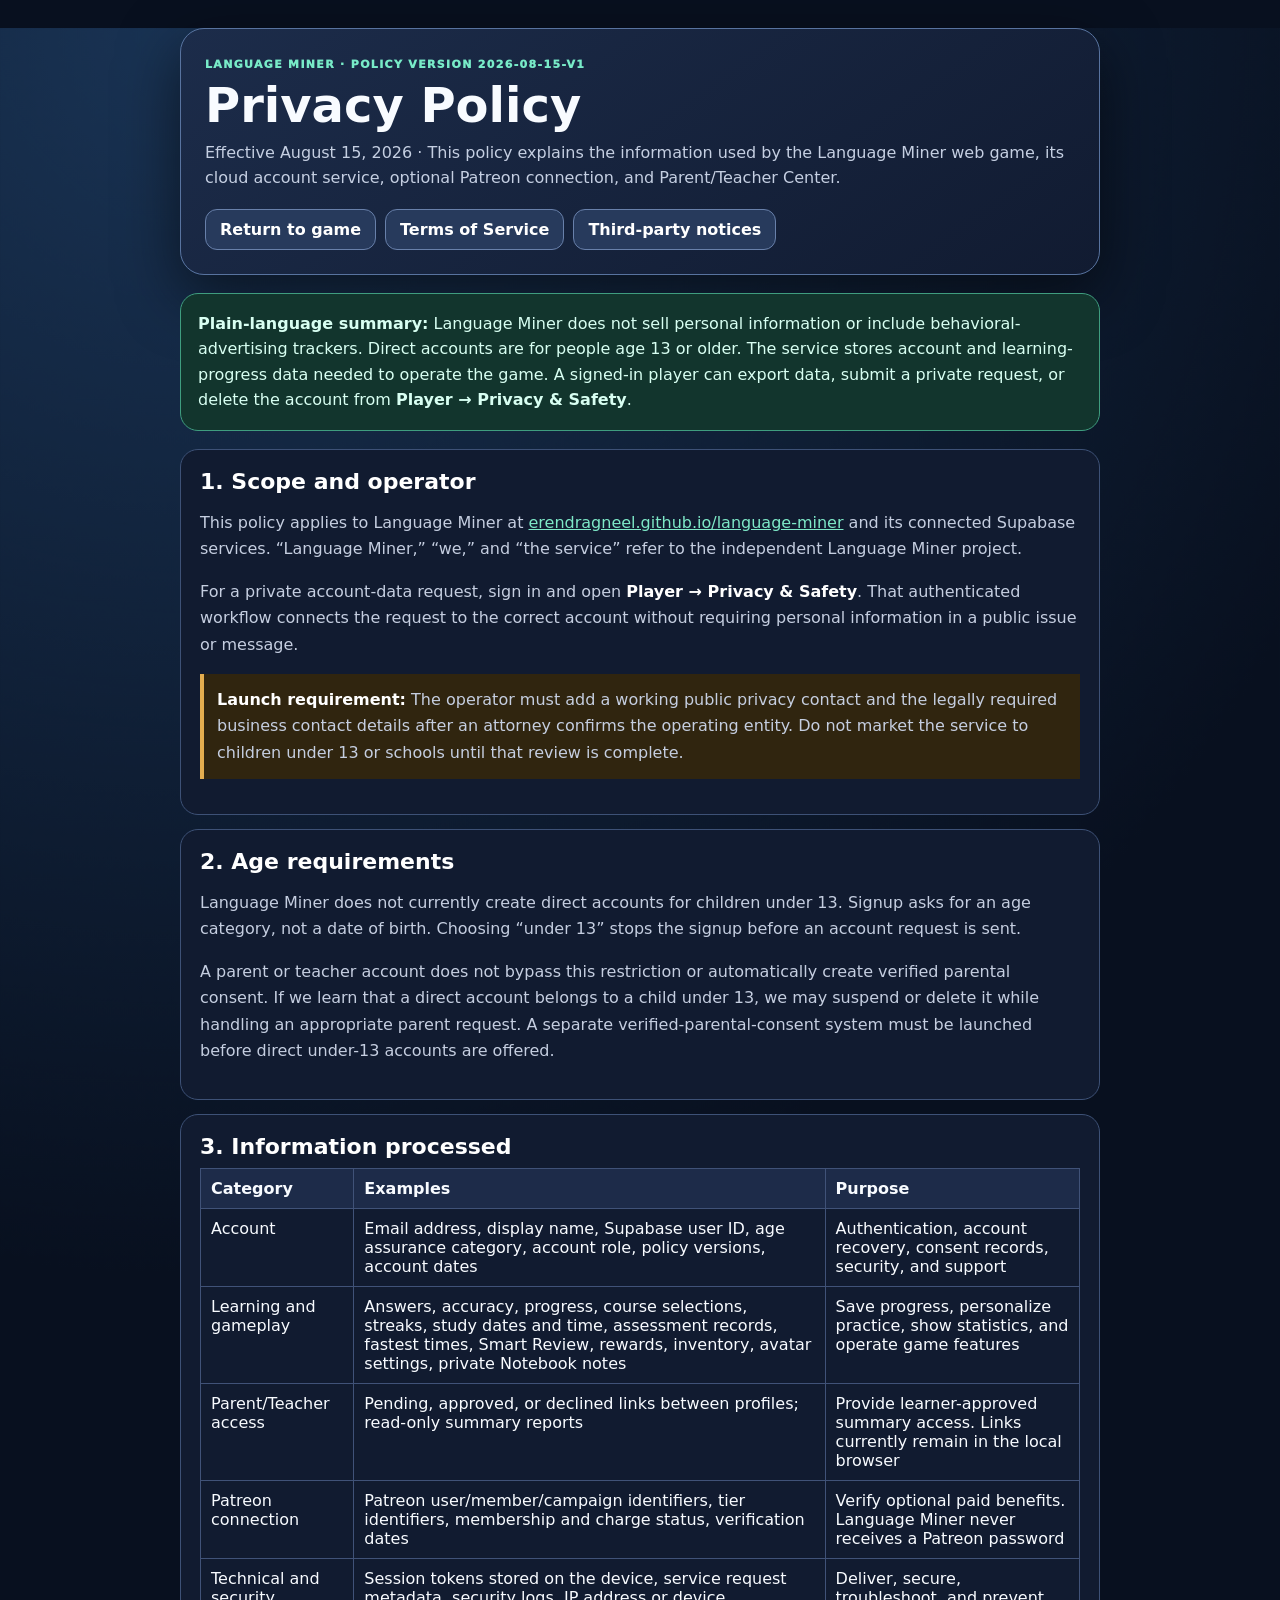
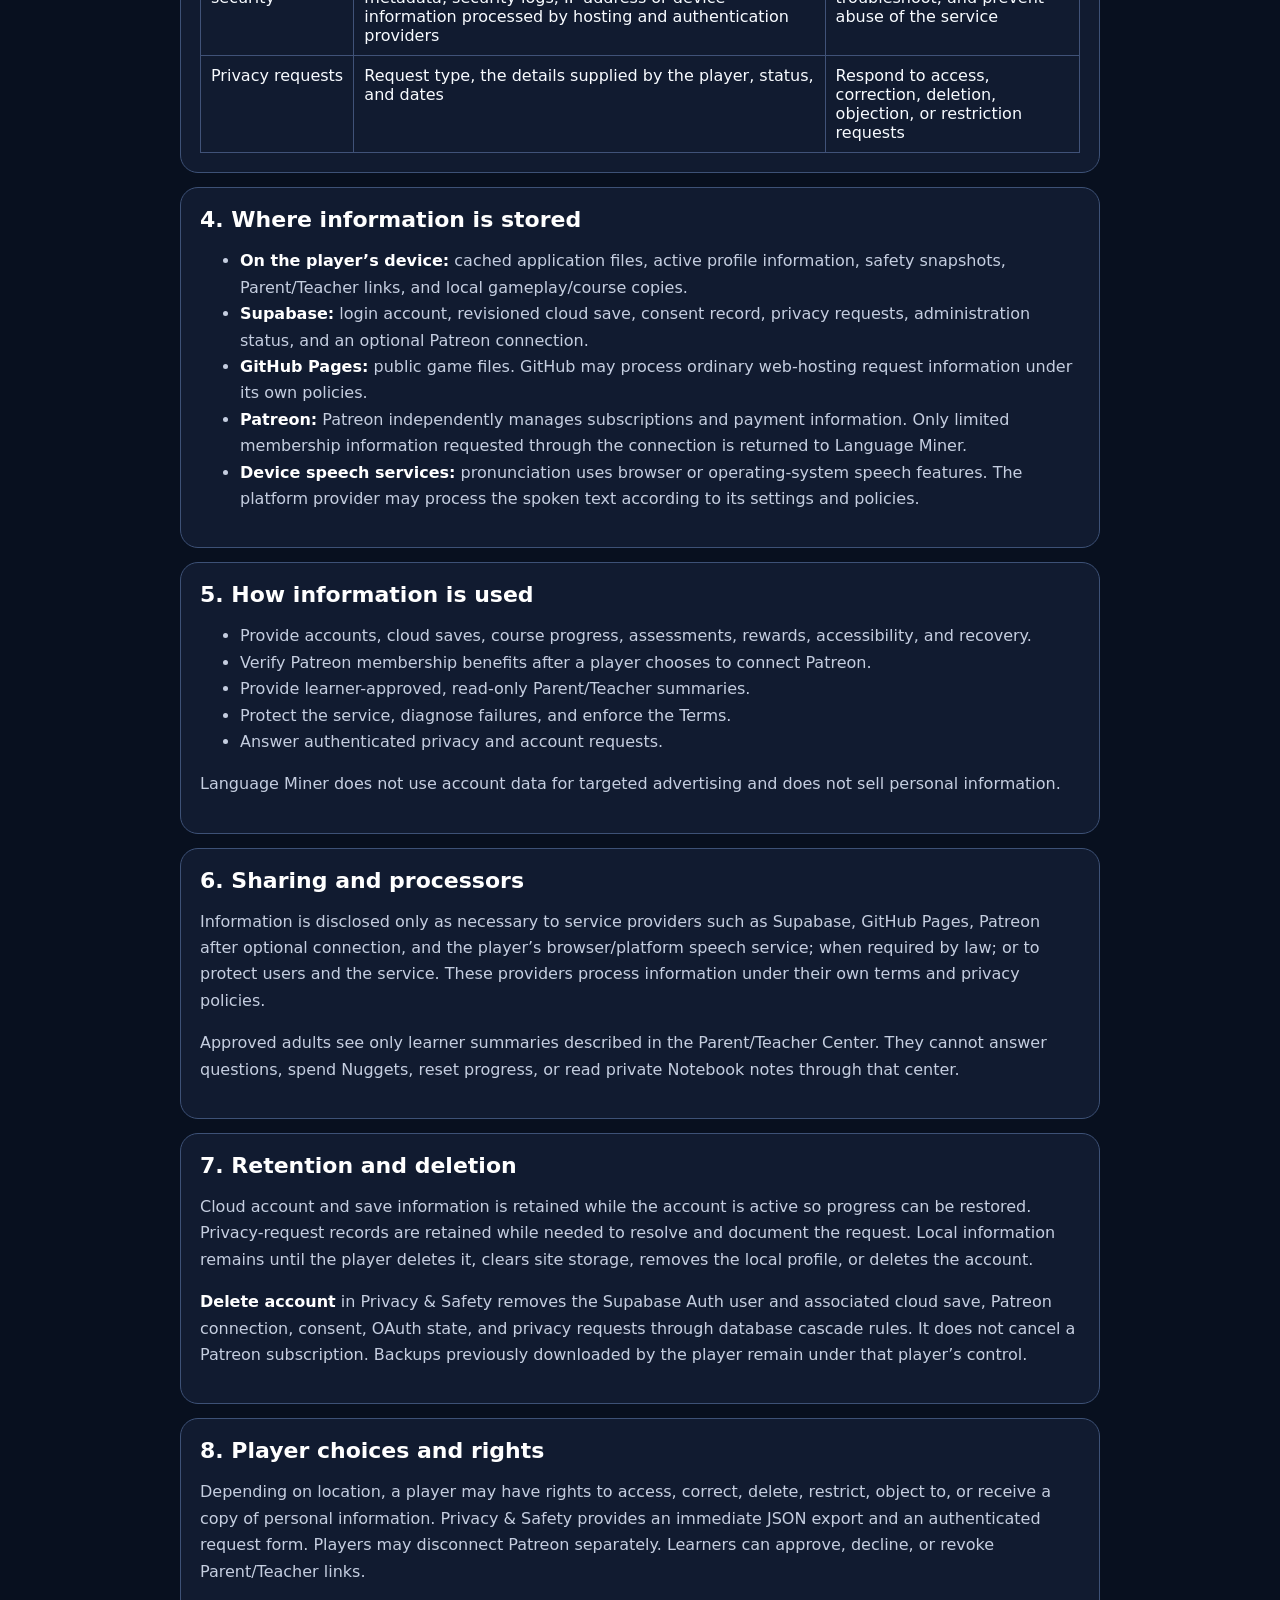
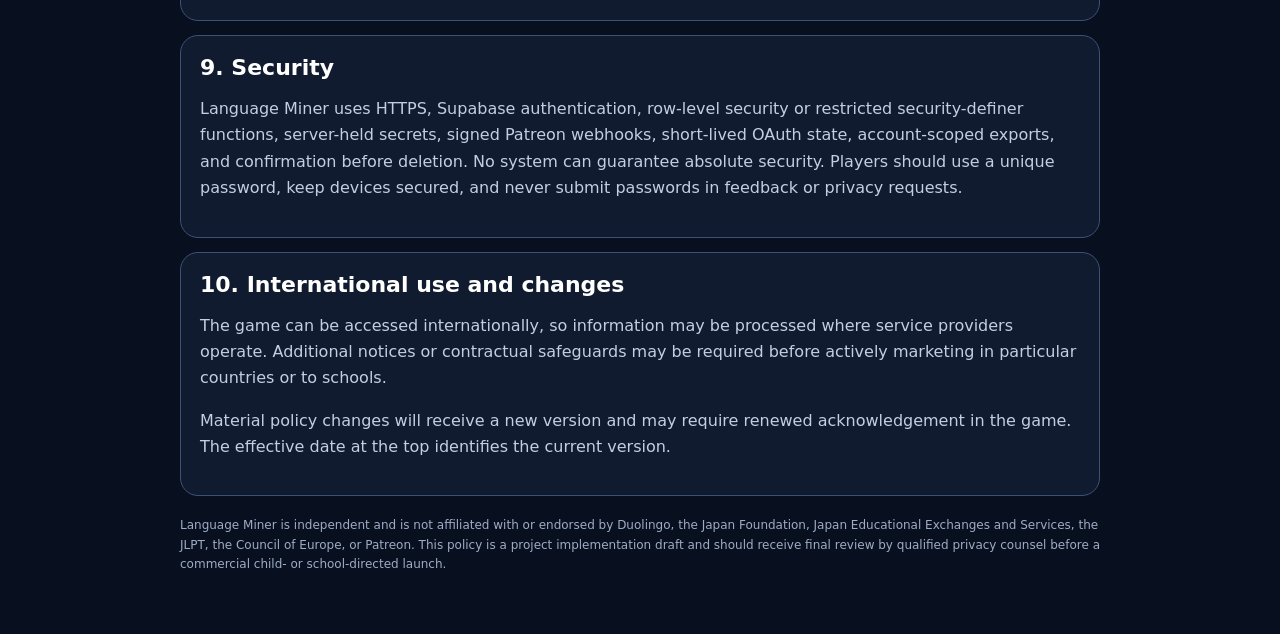
<file: privacy.html>
<!doctype html><html lang="en"><head><meta charset="utf-8"><meta name="viewport" content="width=device-width,initial-scale=1"><title>Privacy Policy · Language Miner</title><meta name="robots" content="index,follow"><link rel="stylesheet" href="legal-policy.css?v=1"></head><body><main class="policy-shell"><header class="policy-head"><span>LANGUAGE MINER · POLICY VERSION 2026-08-15-V1</span><h1>Privacy Policy</h1><p>Effective August 15, 2026 · This policy explains the information used by the Language Miner web game, its cloud account service, optional Patreon connection, and Parent/Teacher Center.</p><nav class="policy-actions"><a href="index.html">Return to game</a><a href="terms.html">Terms of Service</a><a href="THIRD-PARTY-NOTICES.txt">Third-party notices</a></nav></header>
<section class="policy-summary"><strong>Plain-language summary:</strong> Language Miner does not sell personal information or include behavioral-advertising trackers. Direct accounts are for people age 13 or older. The service stores account and learning-progress data needed to operate the game. A signed-in player can export data, submit a private request, or delete the account from <strong>Player → Privacy &amp; Safety</strong>.</section>
<section class="policy-card"><h2>1. Scope and operator</h2><p>This policy applies to Language Miner at <a href="https://erendragneel.github.io/language-miner/">erendragneel.github.io/language-miner</a> and its connected Supabase services. “Language Miner,” “we,” and “the service” refer to the independent Language Miner project.</p><p>For a private account-data request, sign in and open <strong>Player → Privacy &amp; Safety</strong>. That authenticated workflow connects the request to the correct account without requiring personal information in a public issue or message.</p><p class="policy-note"><strong>Launch requirement:</strong> The operator must add a working public privacy contact and the legally required business contact details after an attorney confirms the operating entity. Do not market the service to children under 13 or schools until that review is complete.</p></section>
<section class="policy-card"><h2>2. Age requirements</h2><p>Language Miner does not currently create direct accounts for children under 13. Signup asks for an age category, not a date of birth. Choosing “under 13” stops the signup before an account request is sent.</p><p>A parent or teacher account does not bypass this restriction or automatically create verified parental consent. If we learn that a direct account belongs to a child under 13, we may suspend or delete it while handling an appropriate parent request. A separate verified-parental-consent system must be launched before direct under-13 accounts are offered.</p></section>
<section class="policy-card"><h2>3. Information processed</h2><table><thead><tr><th>Category</th><th>Examples</th><th>Purpose</th></tr></thead><tbody><tr><td>Account</td><td>Email address, display name, Supabase user ID, age assurance category, account role, policy versions, account dates</td><td>Authentication, account recovery, consent records, security, and support</td></tr><tr><td>Learning and gameplay</td><td>Answers, accuracy, progress, course selections, streaks, study dates and time, assessment records, fastest times, Smart Review, rewards, inventory, avatar settings, private Notebook notes</td><td>Save progress, personalize practice, show statistics, and operate game features</td></tr><tr><td>Parent/Teacher access</td><td>Pending, approved, or declined links between profiles; read-only summary reports</td><td>Provide learner-approved summary access. Links currently remain in the local browser</td></tr><tr><td>Patreon connection</td><td>Patreon user/member/campaign identifiers, tier identifiers, membership and charge status, verification dates</td><td>Verify optional paid benefits. Language Miner never receives a Patreon password</td></tr><tr><td>Technical and security</td><td>Session tokens stored on the device, service request metadata, security logs, IP address or device information processed by hosting and authentication providers</td><td>Deliver, secure, troubleshoot, and prevent abuse of the service</td></tr><tr><td>Privacy requests</td><td>Request type, the details supplied by the player, status, and dates</td><td>Respond to access, correction, deletion, objection, or restriction requests</td></tr></tbody></table></section>
<section class="policy-card"><h2>4. Where information is stored</h2><ul><li><strong>On the player’s device:</strong> cached application files, active profile information, safety snapshots, Parent/Teacher links, and local gameplay/course copies.</li><li><strong>Supabase:</strong> login account, revisioned cloud save, consent record, privacy requests, administration status, and an optional Patreon connection.</li><li><strong>GitHub Pages:</strong> public game files. GitHub may process ordinary web-hosting request information under its own policies.</li><li><strong>Patreon:</strong> Patreon independently manages subscriptions and payment information. Only limited membership information requested through the connection is returned to Language Miner.</li><li><strong>Device speech services:</strong> pronunciation uses browser or operating-system speech features. The platform provider may process the spoken text according to its settings and policies.</li></ul></section>
<section class="policy-card"><h2>5. How information is used</h2><ul><li>Provide accounts, cloud saves, course progress, assessments, rewards, accessibility, and recovery.</li><li>Verify Patreon membership benefits after a player chooses to connect Patreon.</li><li>Provide learner-approved, read-only Parent/Teacher summaries.</li><li>Protect the service, diagnose failures, and enforce the Terms.</li><li>Answer authenticated privacy and account requests.</li></ul><p>Language Miner does not use account data for targeted advertising and does not sell personal information.</p></section>
<section class="policy-card"><h2>6. Sharing and processors</h2><p>Information is disclosed only as necessary to service providers such as Supabase, GitHub Pages, Patreon after optional connection, and the player’s browser/platform speech service; when required by law; or to protect users and the service. These providers process information under their own terms and privacy policies.</p><p>Approved adults see only learner summaries described in the Parent/Teacher Center. They cannot answer questions, spend Nuggets, reset progress, or read private Notebook notes through that center.</p></section>
<section class="policy-card"><h2>7. Retention and deletion</h2><p>Cloud account and save information is retained while the account is active so progress can be restored. Privacy-request records are retained while needed to resolve and document the request. Local information remains until the player deletes it, clears site storage, removes the local profile, or deletes the account.</p><p><strong>Delete account</strong> in Privacy &amp; Safety removes the Supabase Auth user and associated cloud save, Patreon connection, consent, OAuth state, and privacy requests through database cascade rules. It does not cancel a Patreon subscription. Backups previously downloaded by the player remain under that player’s control.</p></section>
<section class="policy-card"><h2>8. Player choices and rights</h2><p>Depending on location, a player may have rights to access, correct, delete, restrict, object to, or receive a copy of personal information. Privacy &amp; Safety provides an immediate JSON export and an authenticated request form. Players may disconnect Patreon separately. Learners can approve, decline, or revoke Parent/Teacher links.</p></section>
<section class="policy-card"><h2>9. Security</h2><p>Language Miner uses HTTPS, Supabase authentication, row-level security or restricted security-definer functions, server-held secrets, signed Patreon webhooks, short-lived OAuth state, account-scoped exports, and confirmation before deletion. No system can guarantee absolute security. Players should use a unique password, keep devices secured, and never submit passwords in feedback or privacy requests.</p></section>
<section class="policy-card"><h2>10. International use and changes</h2><p>The game can be accessed internationally, so information may be processed where service providers operate. Additional notices or contractual safeguards may be required before actively marketing in particular countries or to schools.</p><p>Material policy changes will receive a new version and may require renewed acknowledgement in the game. The effective date at the top identifies the current version.</p></section>
<footer class="policy-footer">Language Miner is independent and is not affiliated with or endorsed by Duolingo, the Japan Foundation, Japan Educational Exchanges and Services, the JLPT, the Council of Europe, or Patreon. This policy is a project implementation draft and should receive final review by qualified privacy counsel before a commercial child- or school-directed launch.</footer></main></body></html>
</file>
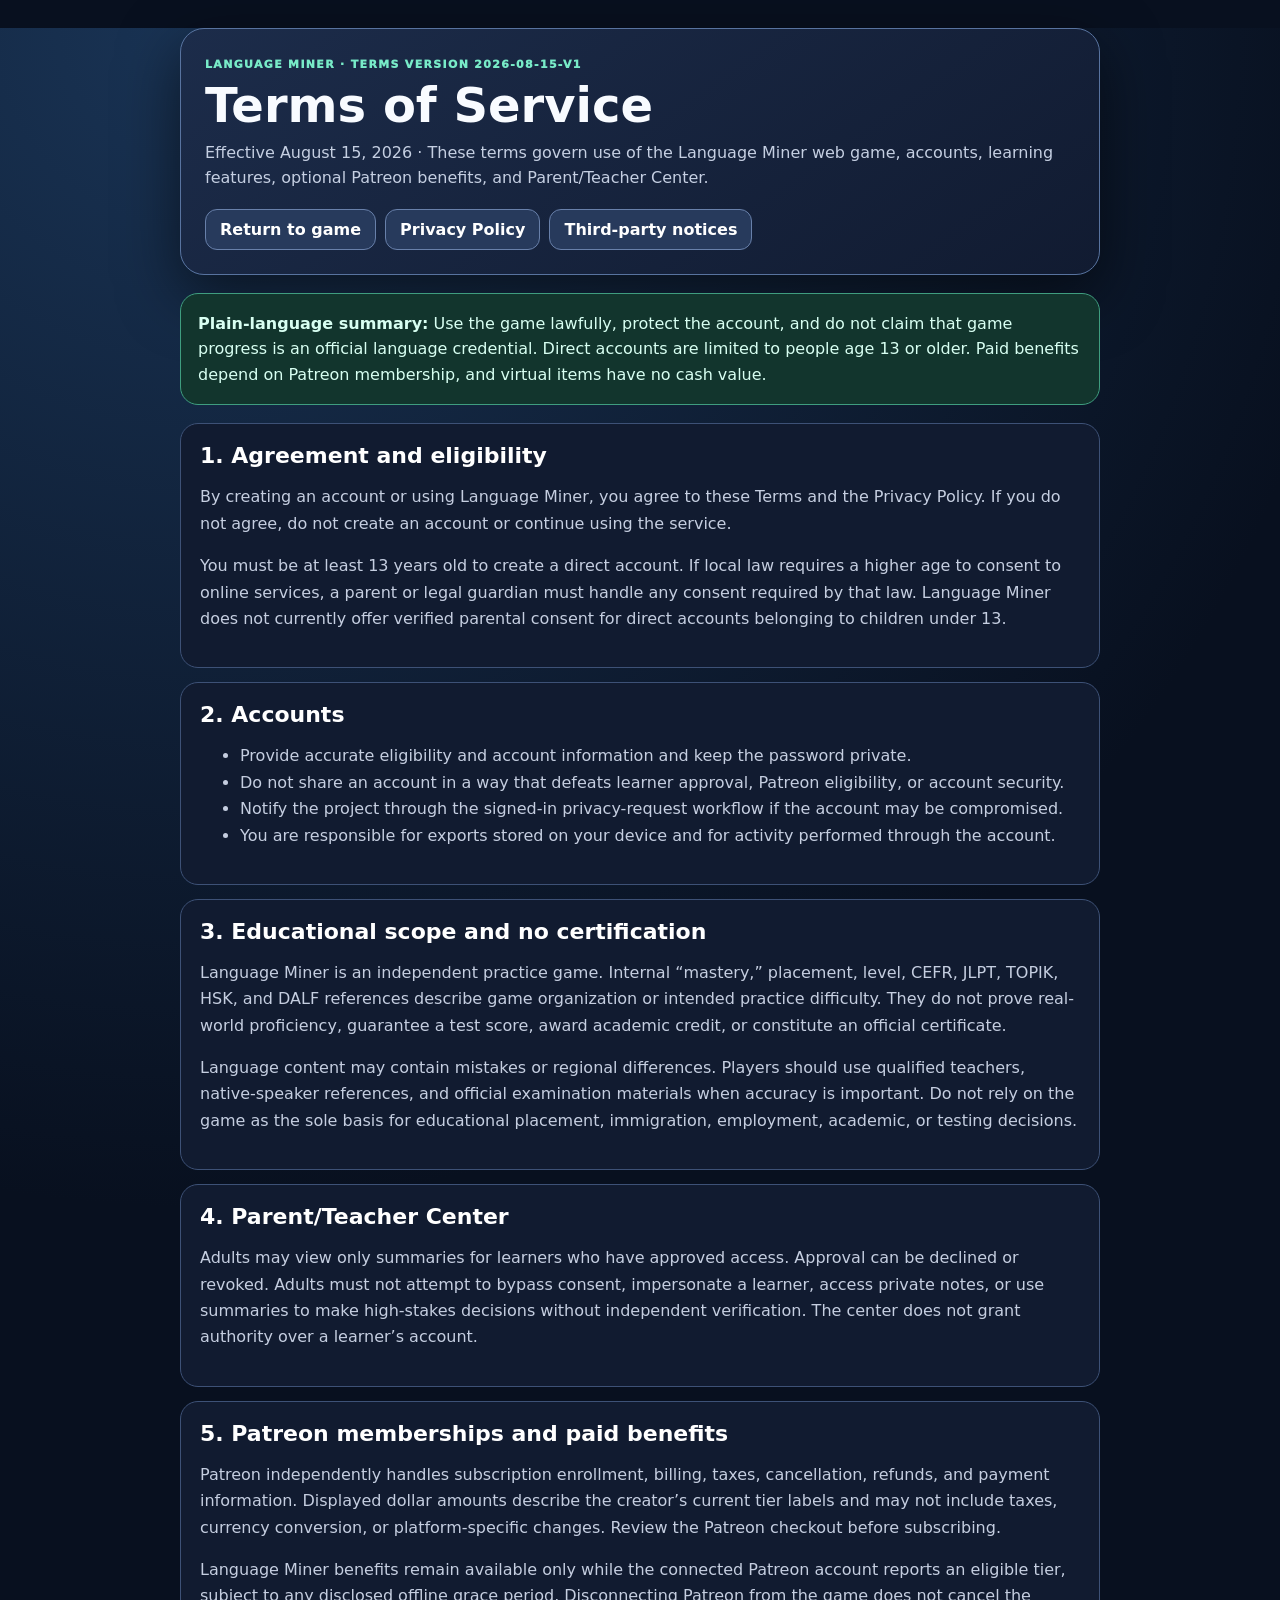
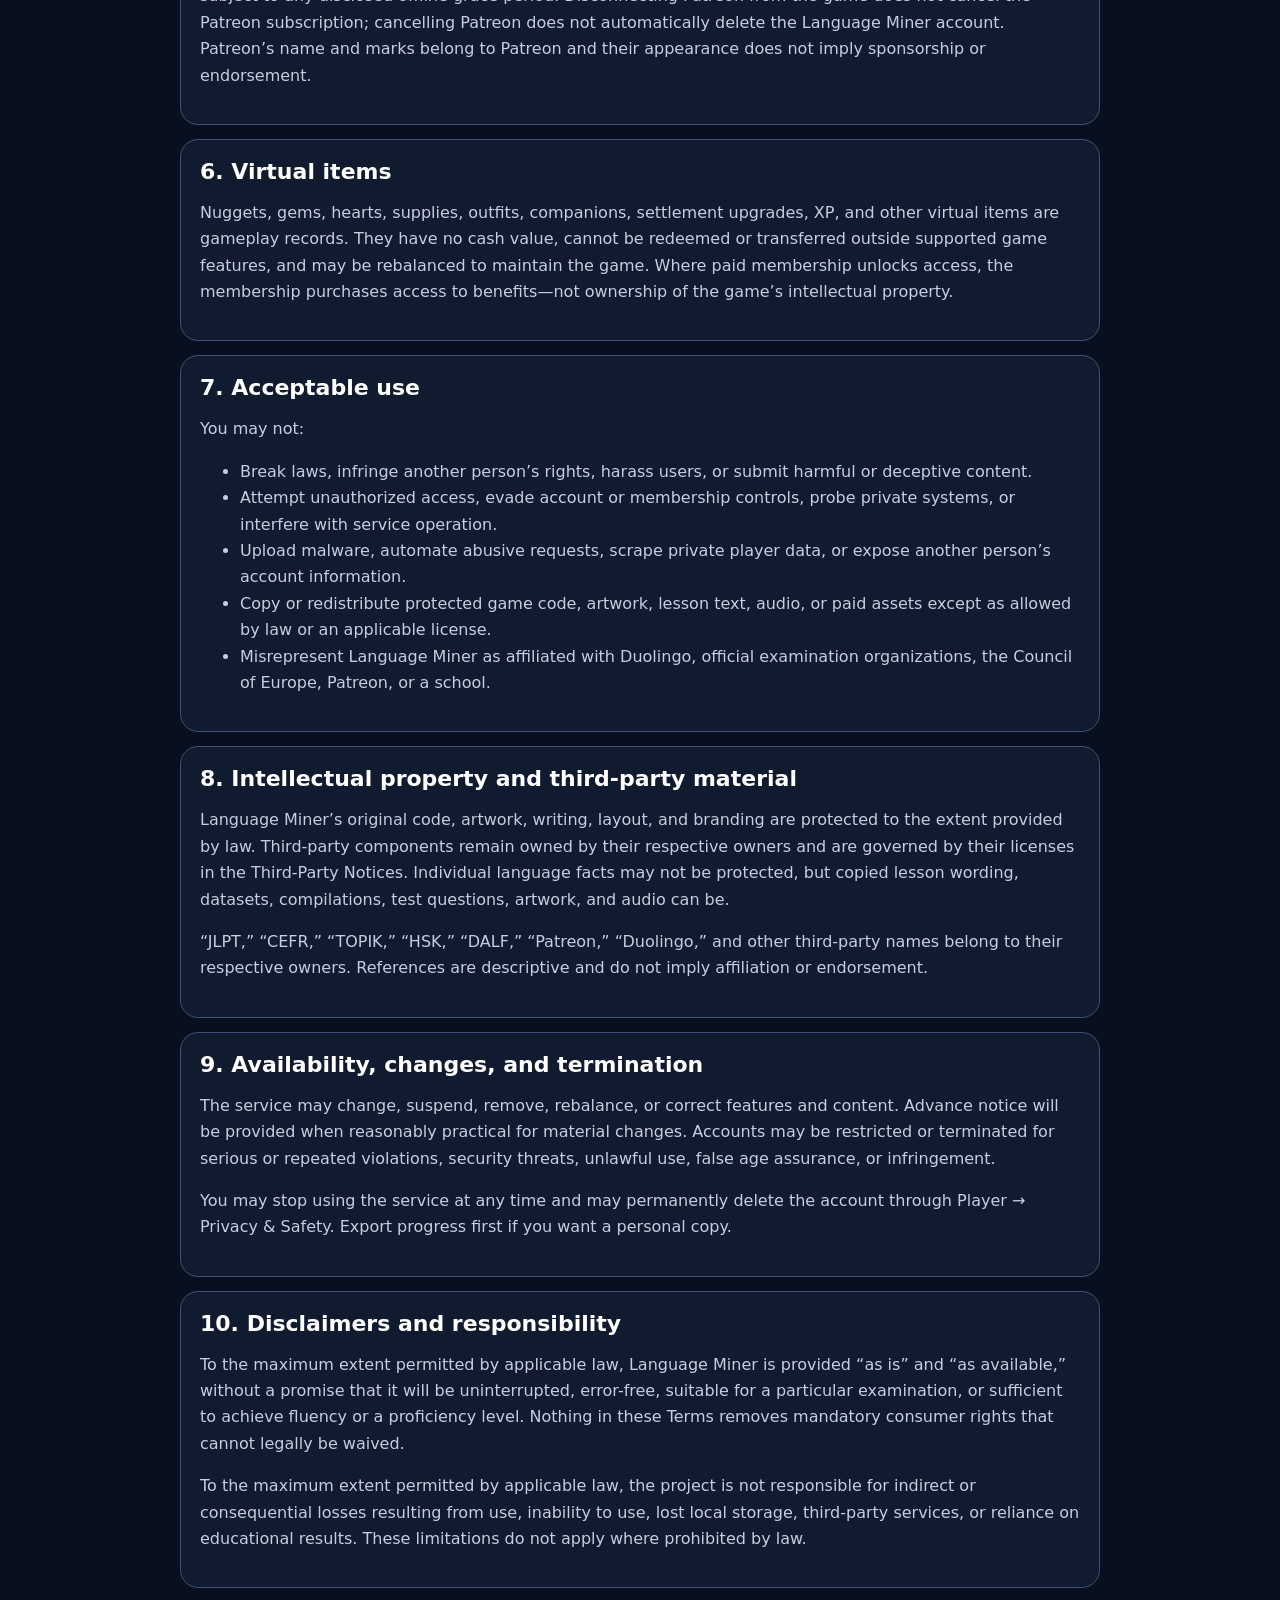
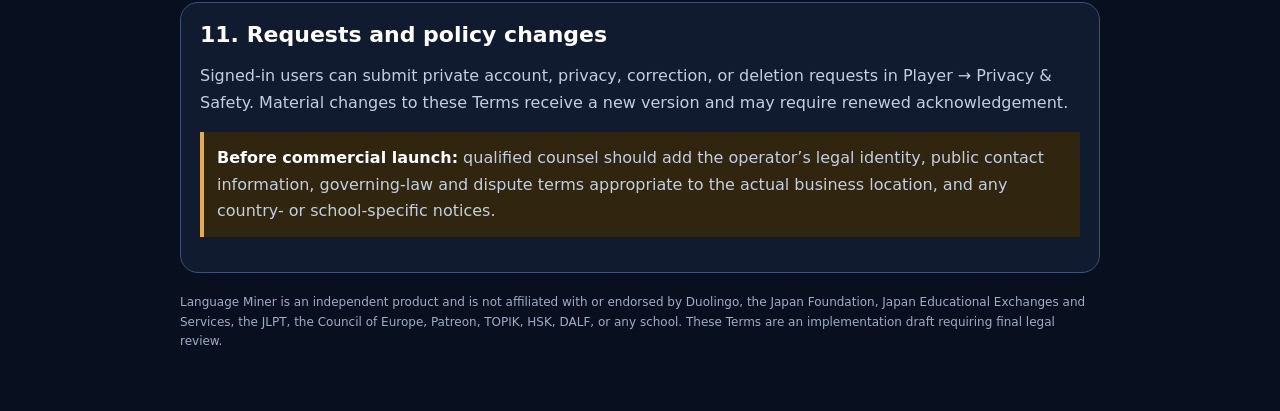
<file: terms.html>
<!doctype html><html lang="en"><head><meta charset="utf-8"><meta name="viewport" content="width=device-width,initial-scale=1"><title>Terms of Service · Language Miner</title><meta name="robots" content="index,follow"><link rel="stylesheet" href="legal-policy.css?v=1"></head><body><main class="policy-shell"><header class="policy-head"><span>LANGUAGE MINER · TERMS VERSION 2026-08-15-V1</span><h1>Terms of Service</h1><p>Effective August 15, 2026 · These terms govern use of the Language Miner web game, accounts, learning features, optional Patreon benefits, and Parent/Teacher Center.</p><nav class="policy-actions"><a href="index.html">Return to game</a><a href="privacy.html">Privacy Policy</a><a href="THIRD-PARTY-NOTICES.txt">Third-party notices</a></nav></header>
<section class="policy-summary"><strong>Plain-language summary:</strong> Use the game lawfully, protect the account, and do not claim that game progress is an official language credential. Direct accounts are limited to people age 13 or older. Paid benefits depend on Patreon membership, and virtual items have no cash value.</section>
<section class="policy-card"><h2>1. Agreement and eligibility</h2><p>By creating an account or using Language Miner, you agree to these Terms and the Privacy Policy. If you do not agree, do not create an account or continue using the service.</p><p>You must be at least 13 years old to create a direct account. If local law requires a higher age to consent to online services, a parent or legal guardian must handle any consent required by that law. Language Miner does not currently offer verified parental consent for direct accounts belonging to children under 13.</p></section>
<section class="policy-card"><h2>2. Accounts</h2><ul><li>Provide accurate eligibility and account information and keep the password private.</li><li>Do not share an account in a way that defeats learner approval, Patreon eligibility, or account security.</li><li>Notify the project through the signed-in privacy-request workflow if the account may be compromised.</li><li>You are responsible for exports stored on your device and for activity performed through the account.</li></ul></section>
<section class="policy-card"><h2>3. Educational scope and no certification</h2><p>Language Miner is an independent practice game. Internal “mastery,” placement, level, CEFR, JLPT, TOPIK, HSK, and DALF references describe game organization or intended practice difficulty. They do not prove real-world proficiency, guarantee a test score, award academic credit, or constitute an official certificate.</p><p>Language content may contain mistakes or regional differences. Players should use qualified teachers, native-speaker references, and official examination materials when accuracy is important. Do not rely on the game as the sole basis for educational placement, immigration, employment, academic, or testing decisions.</p></section>
<section class="policy-card"><h2>4. Parent/Teacher Center</h2><p>Adults may view only summaries for learners who have approved access. Approval can be declined or revoked. Adults must not attempt to bypass consent, impersonate a learner, access private notes, or use summaries to make high-stakes decisions without independent verification. The center does not grant authority over a learner’s account.</p></section>
<section class="policy-card"><h2>5. Patreon memberships and paid benefits</h2><p>Patreon independently handles subscription enrollment, billing, taxes, cancellation, refunds, and payment information. Displayed dollar amounts describe the creator’s current tier labels and may not include taxes, currency conversion, or platform-specific changes. Review the Patreon checkout before subscribing.</p><p>Language Miner benefits remain available only while the connected Patreon account reports an eligible tier, subject to any disclosed offline grace period. Disconnecting Patreon from the game does not cancel the Patreon subscription; cancelling Patreon does not automatically delete the Language Miner account. Patreon’s name and marks belong to Patreon and their appearance does not imply sponsorship or endorsement.</p></section>
<section class="policy-card"><h2>6. Virtual items</h2><p>Nuggets, gems, hearts, supplies, outfits, companions, settlement upgrades, XP, and other virtual items are gameplay records. They have no cash value, cannot be redeemed or transferred outside supported game features, and may be rebalanced to maintain the game. Where paid membership unlocks access, the membership purchases access to benefits—not ownership of the game’s intellectual property.</p></section>
<section class="policy-card"><h2>7. Acceptable use</h2><p>You may not:</p><ul><li>Break laws, infringe another person’s rights, harass users, or submit harmful or deceptive content.</li><li>Attempt unauthorized access, evade account or membership controls, probe private systems, or interfere with service operation.</li><li>Upload malware, automate abusive requests, scrape private player data, or expose another person’s account information.</li><li>Copy or redistribute protected game code, artwork, lesson text, audio, or paid assets except as allowed by law or an applicable license.</li><li>Misrepresent Language Miner as affiliated with Duolingo, official examination organizations, the Council of Europe, Patreon, or a school.</li></ul></section>
<section class="policy-card"><h2>8. Intellectual property and third-party material</h2><p>Language Miner’s original code, artwork, writing, layout, and branding are protected to the extent provided by law. Third-party components remain owned by their respective owners and are governed by their licenses in the Third-Party Notices. Individual language facts may not be protected, but copied lesson wording, datasets, compilations, test questions, artwork, and audio can be.</p><p>“JLPT,” “CEFR,” “TOPIK,” “HSK,” “DALF,” “Patreon,” “Duolingo,” and other third-party names belong to their respective owners. References are descriptive and do not imply affiliation or endorsement.</p></section>
<section class="policy-card"><h2>9. Availability, changes, and termination</h2><p>The service may change, suspend, remove, rebalance, or correct features and content. Advance notice will be provided when reasonably practical for material changes. Accounts may be restricted or terminated for serious or repeated violations, security threats, unlawful use, false age assurance, or infringement.</p><p>You may stop using the service at any time and may permanently delete the account through Player → Privacy &amp; Safety. Export progress first if you want a personal copy.</p></section>
<section class="policy-card"><h2>10. Disclaimers and responsibility</h2><p>To the maximum extent permitted by applicable law, Language Miner is provided “as is” and “as available,” without a promise that it will be uninterrupted, error-free, suitable for a particular examination, or sufficient to achieve fluency or a proficiency level. Nothing in these Terms removes mandatory consumer rights that cannot legally be waived.</p><p>To the maximum extent permitted by applicable law, the project is not responsible for indirect or consequential losses resulting from use, inability to use, lost local storage, third-party services, or reliance on educational results. These limitations do not apply where prohibited by law.</p></section>
<section class="policy-card"><h2>11. Requests and policy changes</h2><p>Signed-in users can submit private account, privacy, correction, or deletion requests in Player → Privacy &amp; Safety. Material changes to these Terms receive a new version and may require renewed acknowledgement.</p><p class="policy-note"><strong>Before commercial launch:</strong> qualified counsel should add the operator’s legal identity, public contact information, governing-law and dispute terms appropriate to the actual business location, and any country- or school-specific notices.</p></section>
<footer class="policy-footer">Language Miner is an independent product and is not affiliated with or endorsed by Duolingo, the Japan Foundation, Japan Educational Exchanges and Services, the JLPT, the Council of Europe, Patreon, TOPIK, HSK, DALF, or any school. These Terms are an implementation draft requiring final legal review.</footer></main></body></html>
</file>
<file: legal-policy.css>
:root{color-scheme:dark;font-family:system-ui,-apple-system,"Segoe UI",Roboto,sans-serif;background:#08101f;color:#f8fbff}*{box-sizing:border-box}body{margin:0;background:radial-gradient(circle at 15% 0,#193354 0,transparent 32%),#08101f;color:#f8fbff}.policy-shell{width:min(920px,calc(100% - 28px));margin:28px auto 60px}.policy-head{padding:24px;border:1px solid #58739f;border-radius:24px;background:linear-gradient(145deg,#1c2c4a,#111b31);box-shadow:0 20px 60px #0008}.policy-head span{color:#78ebc8;font-size:11px;font-weight:950;letter-spacing:.12em}.policy-head h1{margin:5px 0 8px;font-size:clamp(30px,6vw,48px)}.policy-head p{margin:0;color:#c5cfe2;line-height:1.55}.policy-actions{display:flex;flex-wrap:wrap;gap:9px;margin-top:18px}.policy-actions a{padding:10px 14px;border:1px solid #6880aa;border-radius:12px;background:#273a5c;color:#fff;font-weight:850;text-decoration:none}.policy-summary{margin:18px 0;padding:17px;border:1px solid #3f9d7f;border-radius:18px;background:#12352d;color:#d8fff2;line-height:1.6}.policy-card{margin:14px 0;padding:19px;border:1px solid #3d5176;border-radius:18px;background:#111b30}.policy-card h2{margin:0 0 9px;color:#fff;font-size:22px}.policy-card h3{margin:18px 0 6px;color:#dfeaff}.policy-card p,.policy-card li{color:#c5cee0;line-height:1.65}.policy-card a{color:#7ee9c8}.policy-card strong{color:#fff}.policy-card table{width:100%;border-collapse:collapse}.policy-card th,.policy-card td{padding:10px;border:1px solid #405278;text-align:left;vertical-align:top}.policy-card th{background:#1d2b49}.policy-note{padding:13px;border-left:4px solid #e3ad4f;background:#30250f;color:#ffe5ae}.policy-footer{margin-top:20px;color:#9eacc6;font-size:12px;line-height:1.6}@media(max-width:600px){.policy-shell{margin-top:12px}.policy-head,.policy-card{padding:15px}.policy-card table,.policy-card tbody,.policy-card tr,.policy-card th,.policy-card td{display:block}.policy-card th{border-bottom:0}}
</file>
